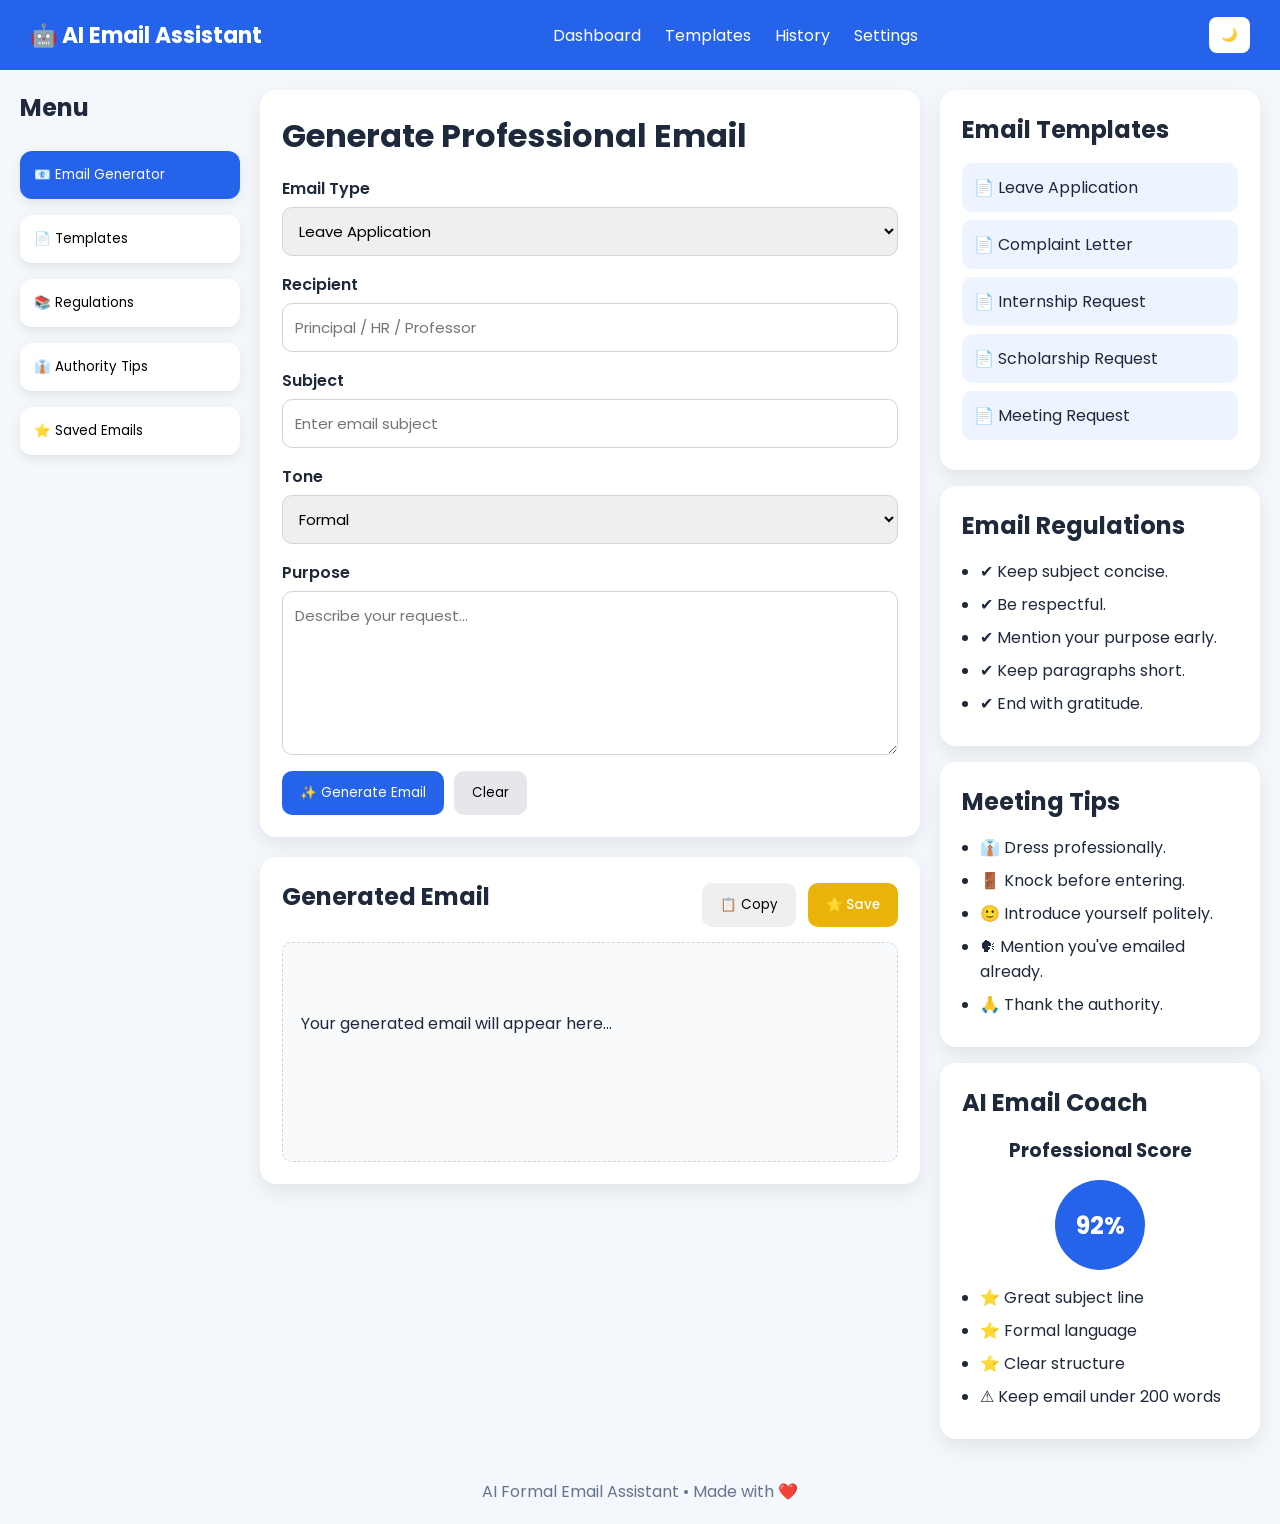
<file: index.html>
<!DOCTYPE html>
<html lang="en">
<head>
    <meta charset="UTF-8">
    <meta name="viewport" content="width=device-width, initial-scale=1.0">
    <title>AI Formal Email Assistant</title>

    <link rel="preconnect" href="https://fonts.googleapis.com">
    <link href="https://fonts.googleapis.com/css2?family=Poppins:wght@300;400;500;600;700&display=swap" rel="stylesheet">

    <link rel="stylesheet" href="style.css">
</head>
<body>

    <!-- NAVBAR -->
    <nav class="navbar">
        <div class="logo">
            🤖 AI Email Assistant
        </div>

        <ul class="nav-links">
            <li><a href="#">Dashboard</a></li>
            <li><a href="#">Templates</a></li>
            <li><a href="#">History</a></li>
            <li><a href="#">Settings</a></li>
        </ul>

        <button id="darkModeBtn">
            🌙
        </button>
    </nav>

    <!-- MAIN LAYOUT -->
    <div class="container">

        <!-- SIDEBAR -->
        <aside class="sidebar">
            <h2>Menu</h2>
            <button class="menu-btn active" data-target="tab-generator">
                📧 Email Generator
            </button>
            <button class="menu-btn" data-target="tab-templates">
                📄 Templates
            </button>
            <button class="menu-btn" data-target="tab-regulations">
                📚 Regulations
            </button>
            <button class="menu-btn" data-target="tab-authority">
                👔 Authority Tips
            </button>
            <button class="menu-btn" data-target="tab-saved">
                ⭐ Saved Emails
            </button>
        </aside>

        <!-- CENTER -->
        <main class="main-content">

            <!-- TAB 1: GENERATOR (Active by default) -->
            <div id="tab-generator" class="tab-content active">
                <div class="card">
                    <h1>Generate Professional Email</h1>
                    <div class="form-group">
                        <label>Email Type</label>
                        <select id="emailType">
                            <option>Leave Application</option>
                            <option>Meeting Request</option>
                            <option>Complaint</option>
                            <option>Permission Letter</option>
                            <option>Scholarship Request</option>
                            <option>Internship Request</option>
                        </select>
                    </div>

                    <div class="form-group">
                        <label>Recipient</label>
                        <input type="text" id="recipient" placeholder="Principal / HR / Professor">
                    </div>

                    <div class="form-group">
                        <label>Subject</label>
                        <input type="text" id="subject" placeholder="Enter email subject">
                    </div>

                    <div class="form-group">
                        <label>Tone</label>
                        <select id="tone">
                            <option>Formal</option>
                            <option>Very Formal</option>
                            <option>Friendly</option>
                            <option>Professional</option>
                        </select>
                    </div>

                    <div class="form-group">
                        <label>Purpose</label>
                        <textarea id="purpose" rows="6" placeholder="Describe your request..."></textarea>
                    </div>

                    <div class="button-row">
                        <button id="generateBtn" class="primary-btn">
                            ✨ Generate Email
                        </button>
                        <button id="clearBtn" class="secondary-btn">
                            Clear
                        </button>
                    </div>
                </div>

                <!-- GENERATED EMAIL -->
                <div class="card">
                    <div class="card-header">
                        <h2>Generated Email</h2>
                        <div>
                            <button id="copyBtn">📋 Copy</button>
                            <button id="saveBtn">⭐ Save</button>
                        </div>
                    </div>
                    <div id="emailPreview">
                        <p>Your generated email will appear here...</p>
                    </div>
                </div>
            </div>

            <!-- TAB 2: TEMPLATES -->
            <div id="tab-templates" class="tab-content">
                <div class="card">
                    <h1>Templates</h1>
                    <p>Select a template from the right panel to automatically load it into the generator.</p>
                </div>
            </div>

            <!-- TAB 3: REGULATIONS -->
            <div id="tab-regulations" class="tab-content">
                <div class="card">
                    <h1>Email Regulations & Etiquette</h1>
                    <ul class="tips" style="font-size: 16px; line-height: 1.8;">
                        <li>✔ <strong>Keep subject concise:</strong> The recipient should know what the email is about at a glance.</li>
                        <li>✔ <strong>Be respectful:</strong> Always use formal salutations (Dear, Respected).</li>
                        <li>✔ <strong>Mention your purpose early:</strong> Don't make the reader guess why you are writing.</li>
                        <li>✔ <strong>Keep paragraphs short:</strong> Large blocks of text are hard to read.</li>
                        <li>✔ <strong>End with gratitude:</strong> Always thank the recipient for their time.</li>
                    </ul>
                </div>
            </div>

            <!-- TAB 4: AUTHORITY TIPS -->
            <div id="tab-authority" class="tab-content">
                <div class="card">
                    <h1>Meeting Authority Figures</h1>
                    <ul class="tips" style="font-size: 16px; line-height: 1.8;">
                        <li>👔 <strong>Dress professionally:</strong> First impressions matter.</li>
                        <li>🚪 <strong>Knock before entering:</strong> Always wait for permission to enter their office.</li>
                        <li>🙂 <strong>Introduce yourself politely:</strong> State your name and your department/class clearly.</li>
                        <li>🗣 <strong>Mention you've emailed:</strong> "I am following up on the email I sent yesterday regarding..."</li>
                        <li>🙏 <strong>Thank the authority:</strong> Appreciate them taking the time out of their busy schedule.</li>
                    </ul>
                </div>
            </div>

            <!-- TAB 5: SAVED EMAILS -->
            <div id="tab-saved" class="tab-content">
                <div class="card">
                    <h1>Saved Emails</h1>
                    <div id="savedEmailsContainer">
                        <p>You haven't saved any emails yet.</p>
                    </div>
                </div>
            </div>

        </main>

        <!-- RIGHT PANEL -->
        <aside class="right-panel">

            <!-- TEMPLATES -->
            <div class="card">
                <h2>Email Templates</h2>
                <div class="template-card">📄 Leave Application</div>
                <div class="template-card">📄 Complaint Letter</div>
                <div class="template-card">📄 Internship Request</div>
                <div class="template-card">📄 Scholarship Request</div>
                <div class="template-card">📄 Meeting Request</div>
            </div>

            <!-- REGULATIONS -->
            <div class="card">
                <h2>Email Regulations</h2>
                <ul class="tips">
                    <li>✔ Keep subject concise.</li>
                    <li>✔ Be respectful.</li>
                    <li>✔ Mention your purpose early.</li>
                    <li>✔ Keep paragraphs short.</li>
                    <li>✔ End with gratitude.</li>
                </ul>
            </div>

            <!-- AUTHORITY -->
            <div class="card">
                <h2>Meeting Tips</h2>
                <ul class="tips">
                    <li>👔 Dress professionally.</li>
                    <li>🚪 Knock before entering.</li>
                    <li>🙂 Introduce yourself politely.</li>
                    <li>🗣 Mention you've emailed already.</li>
                    <li>🙏 Thank the authority.</li>
                </ul>
            </div>

            <!-- AI COACH -->
            <div class="card">
                <h2>AI Email Coach</h2>
                <div class="score-box">
                    <h3>Professional Score</h3>
                    <div class="score-circle">92%</div>
                </div>
                <ul class="tips">
                    <li>⭐ Great subject line</li>
                    <li>⭐ Formal language</li>
                    <li>⭐ Clear structure</li>
                    <li>⚠ Keep email under 200 words</li>
                </ul>
            </div>

        </aside>

    </div>

    <!-- FOOTER -->
    <footer>
        AI Formal Email Assistant • Made with ❤️
    </footer>

    <script src="script.js"></script>

</body>
</html>
</file>
<file: style.css>
*{margin:0;padding:0;box-sizing:border-box;font-family:Poppins,sans-serif}
body{background:#f4f7fb;color:#1e293b}
.navbar{height:70px;background:#2563eb;color:#fff;display:flex;justify-content:space-between;align-items:center;padding:0 30px;position:sticky;top:0}
.logo{font-size:22px;font-weight:700}
.nav-links{display:flex;list-style:none;gap:24px}
.nav-links a{text-decoration:none;color:#fff}
#darkModeBtn{border:none;background:#fff;color:#2563eb;padding:8px 12px;border-radius:8px;cursor:pointer}
.container{display:grid;grid-template-columns:220px 1fr 320px;gap:20px;padding:20px}
.sidebar,.right-panel{display:flex;flex-direction:column;gap:16px}
.sidebar h2{margin-bottom:10px}
.menu-btn{padding:14px;border:none;border-radius:12px;background:#fff;cursor:pointer;text-align:left;box-shadow:0 4px 12px rgba(0,0,0,.08)}
.menu-btn.active,.menu-btn:hover{background:#2563eb;color:#fff}
.main-content{display:flex;flex-direction:column;gap:20px}
.card{background:#fff;border-radius:16px;padding:22px;box-shadow:0 8px 20px rgba(0,0,0,.08)}
.card h1,.card h2{margin-bottom:16px}
.form-group{display:flex;flex-direction:column;margin-bottom:16px}
label{margin-bottom:6px;font-weight:600}
input,select,textarea{padding:12px;border:1px solid #d1d5db;border-radius:10px;font-size:15px}
input:focus,select:focus,textarea:focus{outline:none;border-color:#2563eb}
.button-row{display:flex;gap:10px}
.primary-btn,.secondary-btn,#copyBtn{padding:12px 18px;border:none;border-radius:10px;cursor:pointer}
.primary-btn{background:#2563eb;color:#fff}
.secondary-btn{background:#e5e7eb}
.card-header{display:flex;justify-content:space-between;align-items:center;margin-bottom:12px}
#emailPreview{background:#f8fafc;border:1px dashed #cbd5e1;border-radius:10px;padding:18px;min-height:220px;white-space:pre-wrap}
.template-card{padding:12px;background:#eef4ff;border-radius:10px;margin:8px 0;cursor:pointer;transition:.2s}
.template-card:hover{transform:translateY(-2px);background:#dbeafe}
.tips{padding-left:18px}
.tips li{margin:8px 0}
.score-box{text-align:center}
.score-circle{width:90px;height:90px;border-radius:50%;background:#2563eb;color:#fff;display:flex;align-items:center;justify-content:center;font-size:24px;font-weight:700;margin:15px auto}
footer{text-align:center;padding:20px;color:#64748b}
.dark-mode{background:#0f172a;color:#e2e8f0}
.dark-mode .card,.dark-mode .menu-btn{background:#1e293b;color:#e2e8f0}
.dark-mode input,.dark-mode select,.dark-mode textarea{background:#0f172a;color:#fff;border-color:#475569}
.dark-mode #emailPreview{background:#0f172a;border-color:#475569}
.dark-mode .template-card{background:#334155}
.dark-mode .secondary-btn{background:#475569;color:#fff}
@media(max-width:1100px){
.container{grid-template-columns:1fr}
.sidebar,.right-panel{flex-direction:row;overflow:auto}
}

/* ===============================
   TAB SWITCHING & SAVED EMAILS
   =============================== */
.tab-content {
    display: none;
    flex-direction: column;
    gap: 20px;
}

.tab-content.active {
    display: flex;
}

#saveBtn {
    padding: 12px 18px;
    border: none;
    border-radius: 10px;
    cursor: pointer;
    background: #eab308;
    color: #fff;
    margin-left: 8px;
    font-weight: 500;
}

.saved-email-item {
    background: #f8fafc;
    border: 1px solid #cbd5e1;
    border-radius: 10px;
    padding: 18px;
    margin-bottom: 15px;
    white-space: pre-wrap;
}

.dark-mode .saved-email-item {
    background: #1e293b;
    border-color: #475569;
}
</file>
